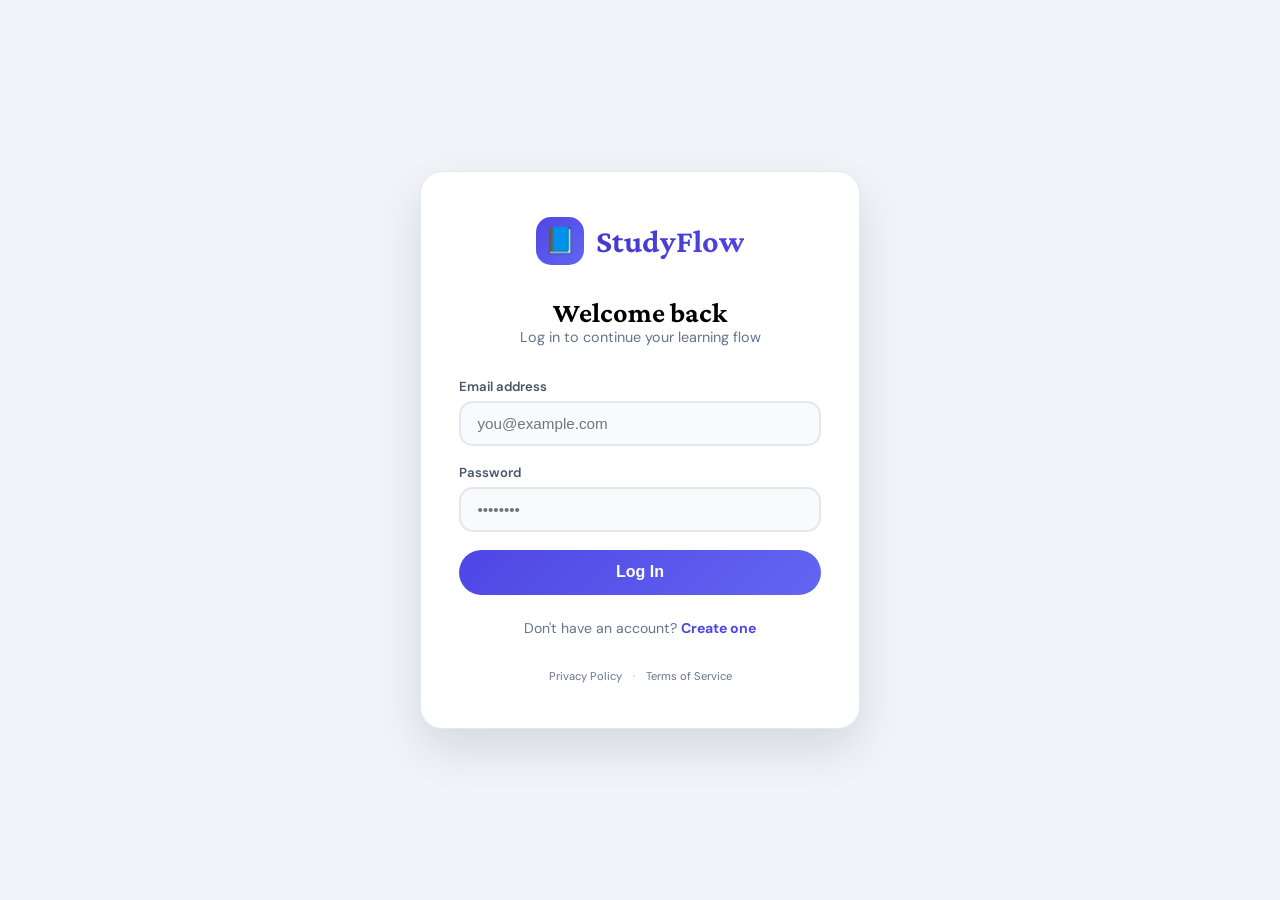
<file: login.html>
<!DOCTYPE html>
<html lang="en">
<head>
    <meta charset="UTF-8" />
    <meta name="viewport" content="width=device-width, initial-scale=1.0" />
    <title>StudyFlow · Login</title>
    <link rel="preconnect" href="https://fonts.googleapis.com" />
    <link rel="preconnect" href="https://fonts.gstatic.com" crossorigin />
    <link href="https://fonts.googleapis.com/css2?family=Crimson+Pro:wght@400;600;700&family=DM+Sans:wght@400;500;600;700&display=swap" rel="stylesheet" />
    <style>
        /* ---------- Minimal styles ---------- */
        * { margin:0; padding:0; box-sizing:border-box; }
        body {
            font-family: 'DM Sans', sans-serif;
            background: #f1f5f9;
            min-height: 100vh;
            display: flex;
            align-items: center;
            justify-content: center;
            padding: 1.5rem;
        }
        .auth-card {
            background: white;
            border-radius: 22px;
            padding: 2.8rem 2.4rem;
            width: 100%;
            max-width: 440px;
            box-shadow: 0 20px 50px rgba(0,0,0,0.12);
            border: 1px solid #e2e8f0;
        }
        .logo { display:flex; align-items:center; gap:0.75rem; justify-content:center; margin-bottom:2rem; text-decoration:none; color:#0f172a; }
        .logo-icon { width:48px; height:48px; background:linear-gradient(135deg, #4f46e5, #6366f1); border-radius:15px; display:flex; align-items:center; justify-content:center; color:white; font-size:1.6rem; }
        .logo-text { font-family:'Crimson Pro', serif; font-size:2rem; font-weight:700; background:linear-gradient(135deg, #4338ca, #4f46e5); -webkit-background-clip:text; -webkit-text-fill-color:transparent; }
        h2 { font-family:'Crimson Pro', serif; font-size:1.75rem; text-align:center; }
        .subtitle { text-align:center; color:#64748b; font-size:0.9rem; margin-bottom:2rem; }
        .alert { padding:0.7rem 1rem; border-radius:14px; font-size:0.84rem; margin-bottom:1.2rem; display:none; }
        .alert.show { display:block; }
        .alert-error { background:#fef2f2; color:#b91c1c; border:1px solid #fecaca; }
        .alert-success { background:#f0fdf4; color:#166534; border:1px solid #bbf7d0; }
        .form-group { margin-bottom:1.15rem; }
        .form-group label { display:block; font-weight:600; font-size:0.82rem; margin-bottom:0.35rem; color:#475569; }
        .form-group input { width:100%; padding:0.75rem 1rem; border:2px solid #e2e8f0; border-radius:14px; font-size:0.95rem; background:#f8fafc; transition:border 0.2s; }
        .form-group input:focus { outline:none; border-color:#4f46e5; box-shadow:0 0 0 5px rgba(79,70,229,0.2); }
        .btn-primary { width:100%; padding:0.85rem; background:linear-gradient(135deg, #4f46e5, #6366f1); border:none; border-radius:40px; color:white; font-weight:700; font-size:1rem; cursor:pointer; transition:all 0.3s; }
        .btn-primary:hover { transform:translateY(-2px); box-shadow:0 12px 28px rgba(79,70,229,0.35); }
        .btn-primary.loading { opacity:0.7; pointer-events:none; }
        .btn-primary .spinner { display:none; width:20px; height:20px; border:2px solid rgba(255,255,255,0.4); border-top-color:white; border-radius:50%; animation:spin 0.7s linear infinite; margin-right:8px; }
        .btn-primary.loading .spinner { display:inline-block; }
        @keyframes spin { to { transform:rotate(360deg); } }
        .toggle-text { text-align:center; margin-top:1.5rem; font-size:0.88rem; color:#64748b; }
        .toggle-text a { color:#4f46e5; font-weight:700; cursor:pointer; text-decoration:none; }
        .toggle-text a:hover { text-decoration:underline; }
        .hidden { display:none !important; }
        .legal-links { margin-top:2rem; text-align:center; font-size:0.7rem; color:#94a3b8; }
        .legal-links a { color:#64748b; text-decoration:none; margin:0 0.5rem; }
        .legal-links a:hover { color:#4f46e5; }
    </style>
</head>
<body>
    <div class="auth-card">
        <a href="index.html" class="logo">
            <div class="logo-icon">📘</div>
            <span class="logo-text">StudyFlow</span>
        </a>

        <!-- Login Form -->
        <div id="loginForm">
            <h2>Welcome back</h2>
            <p class="subtitle">Log in to continue your learning flow</p>
            <div id="loginAlert" class="alert"></div>
            <div class="form-group">
                <label for="loginEmail">Email address</label>
                <input type="email" id="loginEmail" placeholder="you@example.com" />
            </div>
            <div class="form-group">
                <label for="loginPassword">Password</label>
                <input type="password" id="loginPassword" placeholder="••••••••" />
            </div>
            <button class="btn-primary" id="loginBtn">
                <span class="spinner"></span> Log In
            </button>
            <div class="toggle-text">Don't have an account? <a id="showSignup">Create one</a></div>
        </div>

        <!-- Signup Form -->
        <div id="signupForm" class="hidden">
            <h2>Create account</h2>
            <p class="subtitle">Start your focused study journey</p>
            <div id="signupAlert" class="alert"></div>
            <div class="form-group">
                <label for="signupName">Full Name</label>
                <input type="text" id="signupName" placeholder="John Student" />
            </div>
            <div class="form-group">
                <label for="signupEmail">Email address</label>
                <input type="email" id="signupEmail" placeholder="you@example.com" />
            </div>
            <div class="form-group">
                <label for="signupPassword">Password</label>
                <input type="password" id="signupPassword" placeholder="Create a strong password" />
            </div>
            <button class="btn-primary" id="signupBtn">
                <span class="spinner"></span> Create Account
            </button>
            <div class="toggle-text">Already have an account? <a id="showLogin">Log in</a></div>
        </div>

        <div class="legal-links">
            <a href="#">Privacy Policy</a> · <a href="#">Terms of Service</a>
        </div>
    </div>

    <script>
        // ========== IMPORTANT: Your backend URL ==========
        const API_BASE = 'https://studyflow-2kcz.onrender.com';

        // ========== DOM Refs ==========
        const loginForm = document.getElementById('loginForm');
        const signupForm = document.getElementById('signupForm');
        const showSignup = document.getElementById('showSignup');
        const showLogin = document.getElementById('showLogin');
        const loginEmail = document.getElementById('loginEmail');
        const loginPassword = document.getElementById('loginPassword');
        const loginBtn = document.getElementById('loginBtn');
        const loginAlert = document.getElementById('loginAlert');
        const signupName = document.getElementById('signupName');
        const signupEmail = document.getElementById('signupEmail');
        const signupPassword = document.getElementById('signupPassword');
        const signupBtn = document.getElementById('signupBtn');
        const signupAlert = document.getElementById('signupAlert');

        // ========== Toggle Forms ==========
        showSignup.addEventListener('click', () => {
            loginForm.classList.add('hidden');
            signupForm.classList.remove('hidden');
            loginAlert.classList.remove('show');
            signupAlert.classList.remove('show');
        });
        showLogin.addEventListener('click', () => {
            signupForm.classList.add('hidden');
            loginForm.classList.remove('hidden');
            loginAlert.classList.remove('show');
            signupAlert.classList.remove('show');
        });

        // ========== Helpers ==========
        function showAlert(el, msg, type = 'error') {
            el.textContent = msg;
            el.className = `alert alert-${type} show`;
            setTimeout(() => el.classList.remove('show'), 5000);
        }

        function setLoading(btn, isLoading) {
            if (isLoading) {
                btn.classList.add('loading');
                btn.querySelector('.spinner').style.display = 'inline-block';
            } else {
                btn.classList.remove('loading');
                btn.querySelector('.spinner').style.display = 'none';
            }
        }

        // ========== initStats (calls the backend to create stats row) ==========
        async function initStats(userId, token) {
            try {
                await fetch(`${API_BASE}/api/stats/init`, {
                    method: 'POST',
                    headers: {
                        'Content-Type': 'application/json',
                        'Authorization': `Bearer ${token}`
                    },
                    body: JSON.stringify({ userId })
                });
                console.log('✅ Stats initialized for user:', userId);
            } catch (err) {
                console.warn('Stats init failed (non-critical):', err);
            }
        }

        // ========== LOGIN ==========
        loginBtn.addEventListener('click', async () => {
            loginAlert.classList.remove('show');
            const email = loginEmail.value.trim();
            const password = loginPassword.value;

            if (!email || !password) {
                showAlert(loginAlert, 'Please fill in all fields.', 'error');
                return;
            }

            setLoading(loginBtn, true);

            try {
                const response = await fetch(`${API_BASE}/api/auth/login`, {
                    method: 'POST',
                    headers: { 'Content-Type': 'application/json' },
                    body: JSON.stringify({ email, password })
                });

                const data = await response.json();

                if (!response.ok) {
                    showAlert(loginAlert, data.error || 'Login failed.', 'error');
                    setLoading(loginBtn, false);
                    return;
                }

                // Save token and user
                localStorage.setItem('token', data.token);
                localStorage.setItem('user', JSON.stringify(data.user));

                // Initialize stats for this user
                await initStats(data.user.id, data.token);

                // Redirect to dashboard
                window.location.href = 'app.html';
            } catch (err) {
                console.error('Login error:', err);
                showAlert(loginAlert, '❌ Cannot connect to server. Check your internet.', 'error');
                setLoading(loginBtn, false);
            }
        });

        // ========== SIGNUP ==========
        signupBtn.addEventListener('click', async () => {
            signupAlert.classList.remove('show');
            const name = signupName.value.trim();
            const email = signupEmail.value.trim();
            const password = signupPassword.value;

            if (!name || !email || !password) {
                showAlert(signupAlert, 'All fields are required.', 'error');
                return;
            }
            if (password.length < 6) {
                showAlert(signupAlert, 'Password must be at least 6 characters.', 'error');
                return;
            }

            setLoading(signupBtn, true);

            try {
                const response = await fetch(`${API_BASE}/api/auth/register`, {
                    method: 'POST',
                    headers: { 'Content-Type': 'application/json' },
                    body: JSON.stringify({ name, email, password })
                });

                const data = await response.json();

                if (!response.ok) {
                    showAlert(signupAlert, data.error || 'Signup failed.', 'error');
                    setLoading(signupBtn, false);
                    return;
                }

                // Save token and user
                localStorage.setItem('token', data.token);
                localStorage.setItem('user', JSON.stringify(data.user));

                // Initialize stats for this user
                await initStats(data.user.id, data.token);

                // Redirect to dashboard
                window.location.href = 'app.html';
            } catch (err) {
                console.error('Signup error:', err);
                showAlert(signupAlert, '❌ Cannot connect to server. Check your internet.', 'error');
                setLoading(signupBtn, false);
            }
        });

        // Enter key support
        loginPassword.addEventListener('keypress', (e) => { if (e.key === 'Enter') loginBtn.click(); });
        signupPassword.addEventListener('keypress', (e) => { if (e.key === 'Enter') signupBtn.click(); });
    </script>
</body>
</html>
</file>
